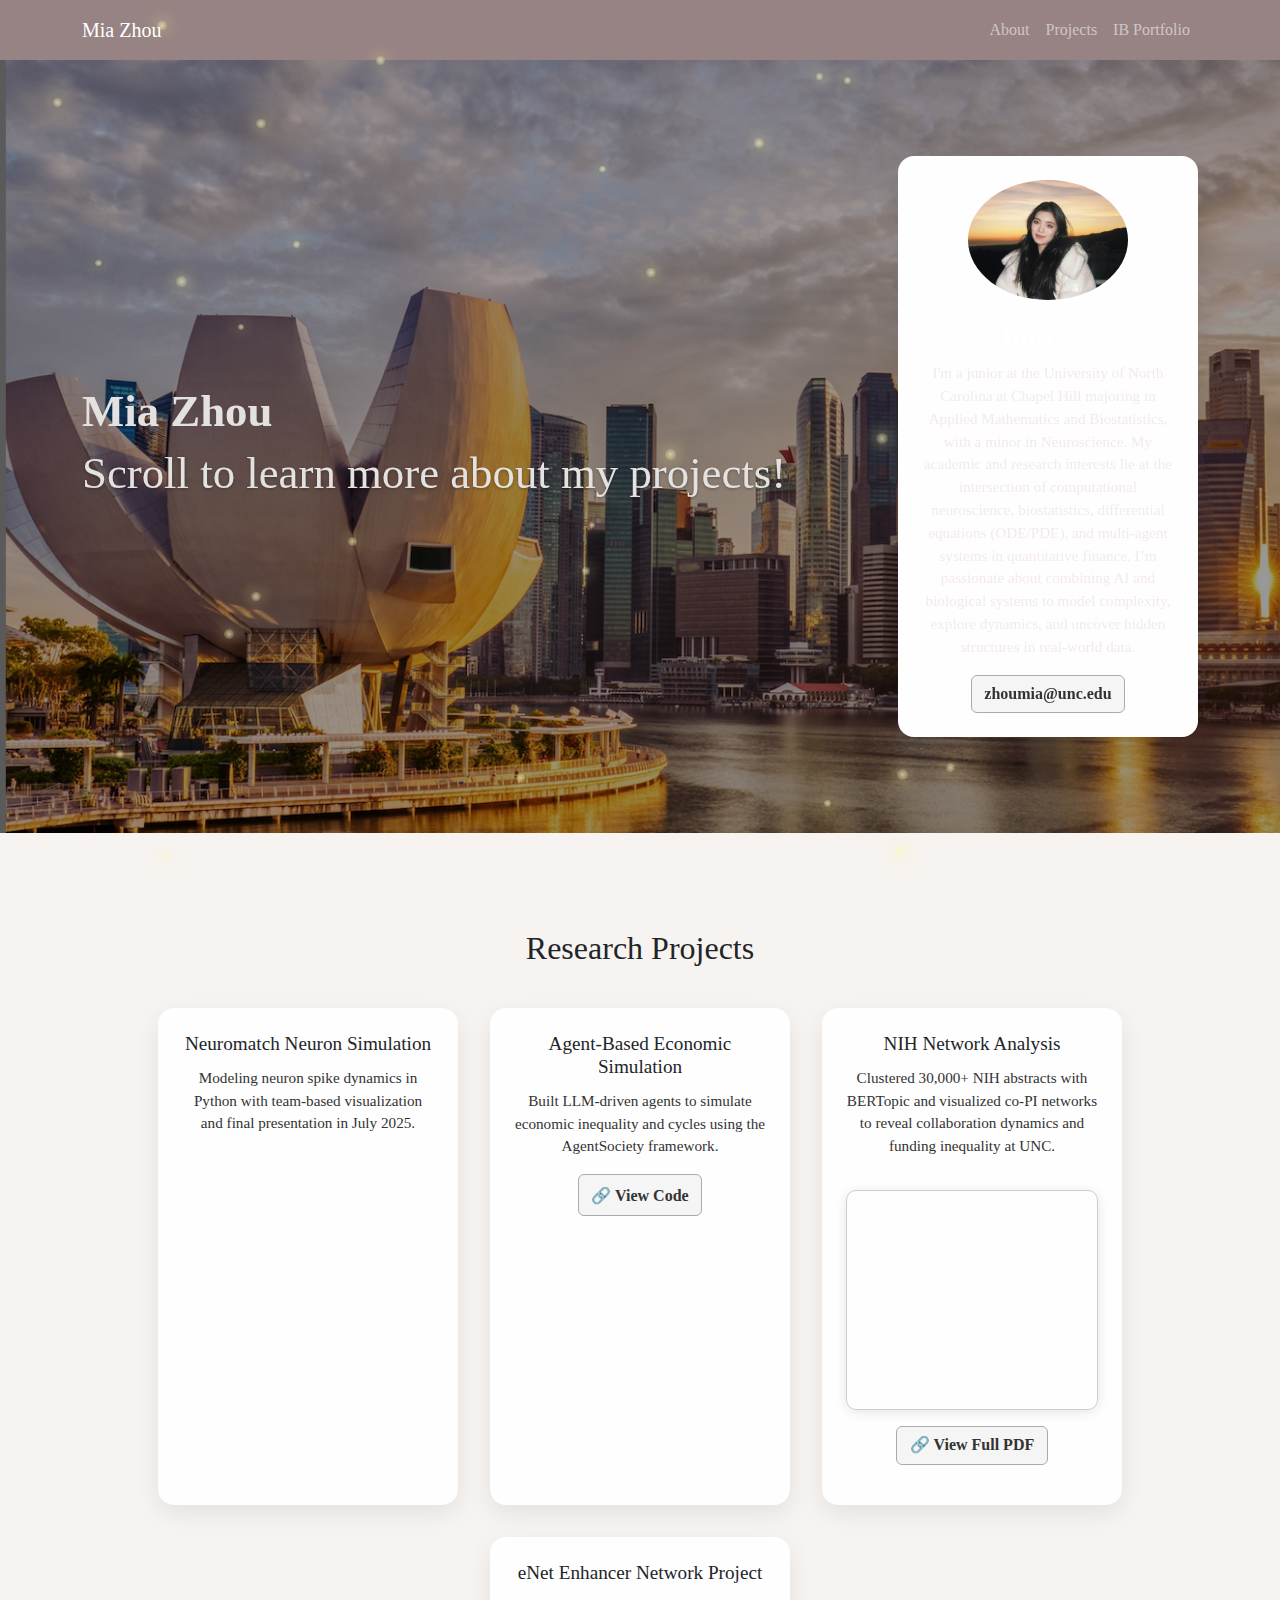
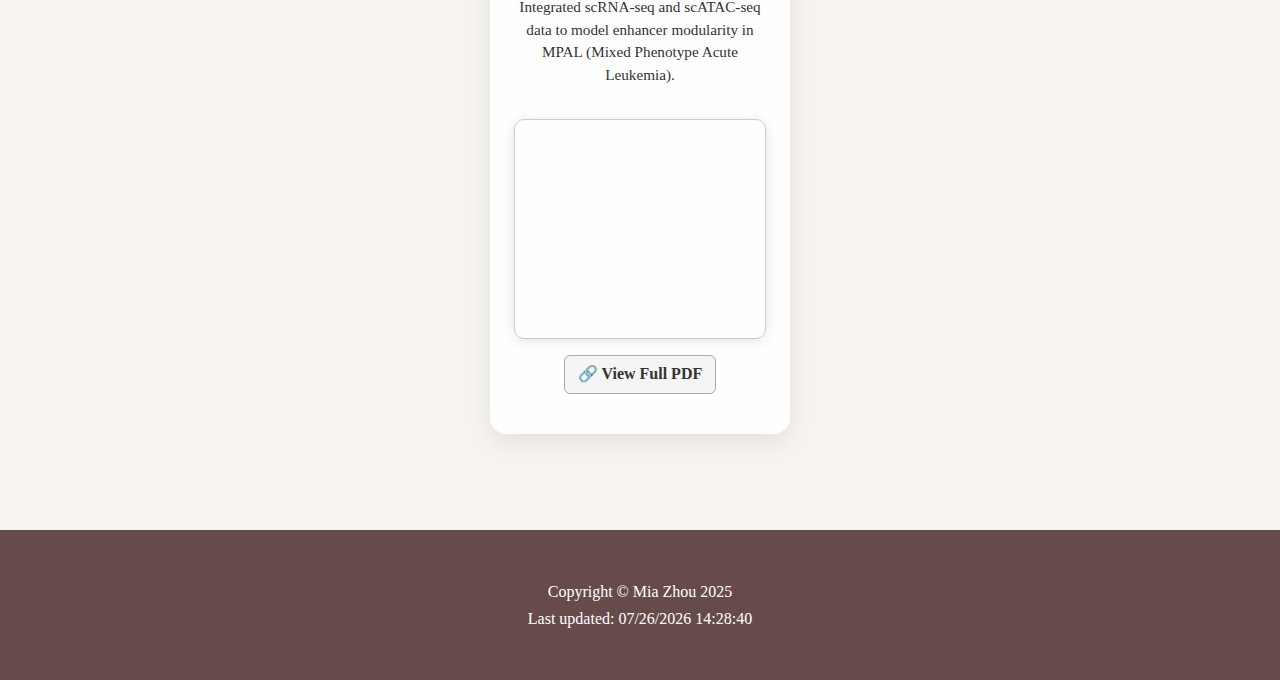
<file: index.html>
<!DOCTYPE html>
<html lang="en">
<head>
  <meta charset="UTF-8" />
  <meta name="viewport" content="width=device-width, initial-scale=1" />
  <title>Mia Zhou | Portfolio</title>
  <meta name="description" content="Mia Zhou's personal portfolio site">
  <meta name="author" content="Mia Zhou">
  <link rel="icon" type="image/x-icon" href="assets/favicon.ico" />
  <link href="styles.css" rel="stylesheet" />
  <link href="custom.css" rel="stylesheet" />
  <link href="https://cdn.jsdelivr.net/npm/bootstrap@5.1.0/dist/css/bootstrap.min.css" rel="stylesheet" />
  <link href="https://fonts.googleapis.com/css2?family=Poppins:wght@300;400;600&display=swap" rel="stylesheet">
  <style>
    .floating-deco {
      position: fixed;
      top: 0;
      left: 0;
      border-radius: 50%;
      background: radial-gradient(circle, rgba(253, 246, 178, 0.941), rgba(255, 255, 255, 0.1));
      box-shadow: 0 0 15px rgba(255, 252, 159, 0.963);
      pointer-events: none;
      z-index: 1;
      opacity: 0.7;
      animation: floatUp linear infinite;
    }
  
    @keyframes floatUp {
      from {
        transform: translateY(100vh) scale(1);
        opacity: 0.6;
      }
      to {
        transform: translateY(-10vh) scale(1.4);
        opacity: 0;
      }
    }
  </style>
  <style>
    .sparkle {
      position: absolute;
      width: 8px;
      height: 8px;
      background: radial-gradient(circle, #fff 30%, transparent 70%);
      border-radius: 50%;
      pointer-events: none;
      opacity: 0.9;
      animation: sparkle-fade 0.8s ease-out forwards;
      z-index: 9999;
    }
  
    @keyframes sparkle-fade {
      to {
        transform: scale(2);
        opacity: 0;
      }
    }
  </style>  
</head>

<body id="page-top">
  <!-- Navigation -->
  <nav class="navbar navbar-expand-lg navbar-dark" style="background: rgba(103, 74, 74, 0.683);">
    <div class="container">
      <a class="navbar-brand" href="#">Mia Zhou</a>
      <button class="navbar-toggler" type="button" data-bs-toggle="collapse" data-bs-target="#navbarResponsive">
        <span class="navbar-toggler-icon"></span>
      </button>
      <div class="collapse navbar-collapse" id="navbarResponsive">
        <ul class="navbar-nav ms-auto">
          <li class="nav-item"><a class="nav-link" href="#about">About</a></li>
          <li class="nav-item"><a class="nav-link" href="#projects">Projects</a></li>
          <li class="nav-item"><a class="nav-link" href="ib.html">IB Portfolio</a></li>
        </ul>
      </div>
    </div>
  </nav>
  

  <!-- Header -->
  <header class="custom-header split-header">
    <div class="container d-flex flex-wrap align-items-center justify-content-between">
      
      <!-- Left: Name and scroll message -->
      <div class="intro-text text-start flex-grow-1 pe-4">
        <h1 class="fw-bold">Mia Zhou</h1>
        <h1 class="subtitle">Scroll to learn more about my projects!</h1>
      </div>
  
      <!-- Right: About Me and image -->
      <div class="project-card" data-aos="fade-up" data-aos-duration="800">
      <div class="about-preview text-center flex-shrink-1">
        <img src="Mia.jpg" alt="Mia Zhou" class="img-fluid rounded-circle mb-3" width="160">
        <h2 class="fw-semibold">About Me</h2>
        <p class="about-text">
          I'm a junior at the University of North Carolina at Chapel Hill majoring in Applied Mathematics and Biostatistics, with a minor in Neuroscience. My academic and research interests lie at the intersection of computational neuroscience, biostatistics, differential equations (ODE/PDE), and multi-agent systems in quantitative finance. I’m passionate about combining AI and biological systems to model complexity, explore dynamics, and uncover hidden structures in real-world data.
        </p>
        <a class="btn btn-outline-dark" href="mailto:zhoumia@unc.edu">zhoumia@unc.edu</a>
      </div>
    </div>
  </header>
  

<!-- Projects Section -->
<section id="projects" class="my-custom-color">
  <h2 style="text-align:center; margin-top: 2rem;"> Research Projects</h2>

  <div class="project-grid">

    <!-- Neuromatch -->
    <div class="project-card" data-aos="fade-up" data-aos-duration="800">
      <h3> Neuromatch Neuron Simulation</h3>
      <p>Modeling neuron spike dynamics in Python with team-based visualization and final presentation in July 2025.</p>
    </div>

    <!-- Agent-Based Simulation -->
    <div class="project-card" data-aos="fade-up" data-aos-duration="800">
      <h3> Agent-Based Economic Simulation</h3>
      <p>Built LLM-driven agents to simulate economic inequality and cycles using the AgentSociety framework.</p>
      <a href="https://github.com/YOUR-LINK-HERE" target="_blank">🔗 View Code</a>
    </div>

    <!-- NIH Network Analysis -->
    <div class="project-card" data-aos="fade-up" data-aos-duration="800">
      <h3> NIH Network Analysis</h3>
      <p>Clustered 30,000+ NIH abstracts with BERTopic and visualized co-PI networks to reveal collaboration dynamics and funding inequality at UNC.</p>
      <iframe src="NIH_Network.pdf" width="100%" height="280px" style="border:1px solid #ccc; border-radius: 10px;"></iframe>
      <p><a class="btn btn-outline-dark" href="NIH_Network.pdf" target="_blank">🔗 View Full PDF</a></p>
    </div>

    <!-- eNet Enhancer Network -->
    <div class="project-card" data-aos="fade-up" data-aos-duration="800">
      <h3>eNet Enhancer Network Project</h3>
      <p>Integrated scRNA-seq and scATAC-seq data to model enhancer modularity in MPAL (Mixed Phenotype Acute Leukemia).</p>
      <iframe src="eNet.pdf" width="100%" height="280px" style="border:1px solid #ccc; border-radius: 10px;"></iframe>
      <p><a class="btn btn-outline-dark" href="eNet.pdf" target="_blank">🔗 View Full PDF</a></p>
    </div>

  </div>
</section>


  <!-- Footer -->
  <footer class="py-5 bg-dark">
    <div class="container">
      <p class="m-0 text-center text-white">
        Copyright &copy; Mia Zhou 2025<br />
        <script>document.write("Last updated: " + document.lastModified);</script>
      </p>
    </div>
  </footer>

  <!-- Bootstrap JS -->
  <script src="https://cdn.jsdelivr.net/npm/bootstrap@5.1.0/dist/js/bootstrap.bundle.min.js"></script>
</body>
<script>
  for (let i = 0; i < 30; i++) {
    const deco = document.createElement("div");
    deco.className = "floating-deco";
    const size = Math.random() * 6 + 6; // 6px to 12px
    deco.style.width = `${size}px`;
    deco.style.height = `${size}px`;
    deco.style.left = `${Math.random() * 100}vw`;
    deco.style.top = `${Math.random() * 100}vh`;
    deco.style.animationDuration = `${12 + Math.random() * 8}s`;
    deco.style.animationDelay = `${Math.random() * 5}s`;
    document.body.appendChild(deco);
  }
</script>
</html>
</file>
<file: custom.css>
/* === Global Styling === */
body {
  font-family: 'Times New Roman', serif;
  font-size: 1rem;
  background-color: #ffffff;
  color: #333;
  margin: 0;
  padding: 0;
}

h1, h2, h3, h4 {
  font-family: 'Times New Roman', serif;
  font-weight: 600;
  color: #2c2c2c;
}

.subtitle {
  color: rgb(241, 230, 230);
  text-shadow: 0 1px 3px rgba(0, 0, 0, 0.3); /* optional: clearer text shadow */
}

p, li, a, button {
  font-family: 'Times New Roman', serif;
  font-size: 1rem;
  line-height: 1.7;
  color: #333333;
}
.about-preview img {
  transition: transform 0.3s ease;
}

.about-preview img:hover {
  transform: scale(1.05);
}

.btn {
  transition: all 0.3s ease;
}

.btn:hover {
  transform: scale(1.05);
  box-shadow: 0 4px 12px rgba(0, 0, 0, 0.1);
}


/* === Header Style === */
.custom-header {
  background-image: url('header-bg.jpg');
  background-size: cover;
  background-position: center;
  background-repeat: no-repeat;
  color: white;
  padding: 6rem 2rem;
  position: relative;
}

.custom-header::before {
  content: "";
  position: absolute;
  top: 0; left: 0; right: 0; bottom: 0;
  background: rgba(0, 0, 0, 0.4); /* optional dark overlay */
  z-index: 1;
}

.custom-header .container {
  position: relative;
  z-index: 2;
}

.custom-header .btn:hover {
  background-color: #a088ae;
}

.custom-dark-glow {
  text-shadow: 0 1px 3px rgba(0,0,0,0.2);
}

/* Split header layout */
.split-header .container {
  display: flex;
  flex-direction: row;
  gap: 2rem;
  flex-wrap: wrap;
}

.split-header .intro-text {
  flex: 1;
  min-width: 250px;
}

.split-header .about-preview {
  max-width: 400px;
}

.split-header h1 {
  font-size: 2.8rem;
  color: #e4e1e1;
}

.about-text {
  font-size: 0.95rem;
  line-height: 1.6;
  color: #f4eaea;
  text-align: left;
}

/* === Interests Gallery === */
section#interests img {
  margin: 10px;
  border-radius: 10px;
  box-shadow: 0 4px 8px rgba(0,0,0,0.1);
  transition: transform 0.3s ease;
}

section#interests img:hover {
  transform: scale(1.04);
}

/* === Sections === */
section {
  padding-top: 4rem;
  padding-bottom: 4rem;
}

.my-custom-color {
  background-color: #f7f3f0;
}

.project-grid {
  display: flex;
  flex-wrap: wrap;
  gap: 2rem;
  justify-content: center;
  padding: 2rem 1rem;
}

.project-card {
  background-color: #fefefe;
  border-radius: 16px;
  box-shadow: 0 8px 24px rgba(0, 0, 0, 0.08);
  width: 300px;
  padding: 1.5rem;
  display: flex;
  flex-direction: column;
  align-items: center;
  font-family: "Georgia", serif;
  transition: transform 0.3s ease;
}

.project-card:hover {
  background-color: #fefefe;
  transform: translateY(-5px);
  box-shadow: 0 10px 28px rgba(0, 0, 0, 0.1);
}

.project-card h3 {
  font-size: 1.2rem;
  text-align: center;
  margin-bottom: 0.75rem;
}

.project-card p {
  font-size: 0.95rem;
  line-height: 1.5;
  text-align: center;
}

.project-card iframe {
  width: 100%;
  height: 220px;
  border: none;
  border-radius: 10px;
  box-shadow: 0 2px 12px rgba(0, 0, 0, 0.1);
  margin-top: 1rem;
  margin-bottom: 1rem;
}

.project-card a {
  text-decoration: none;
  color: #333;
  font-weight: bold;
  padding: 0.4rem 0.8rem;
  border: 1px solid #aaa;
  border-radius: 6px;
  background-color: #f5f5f5;
  transition: background-color 0.3s ease;
}

/* === Tabs === */
.nav-tabs .nav-link.active {
  background-color: #BDA9C3;
  color: #fff;
}

.nav-tabs .nav-link {
  color: #7E6B8F;
}



/* === Footer === */
footer.bg-dark {
  background-color: #674a4a !important;
  color: white;
}

footer p {
  margin: 0;
  text-align: center;
}
</file>
